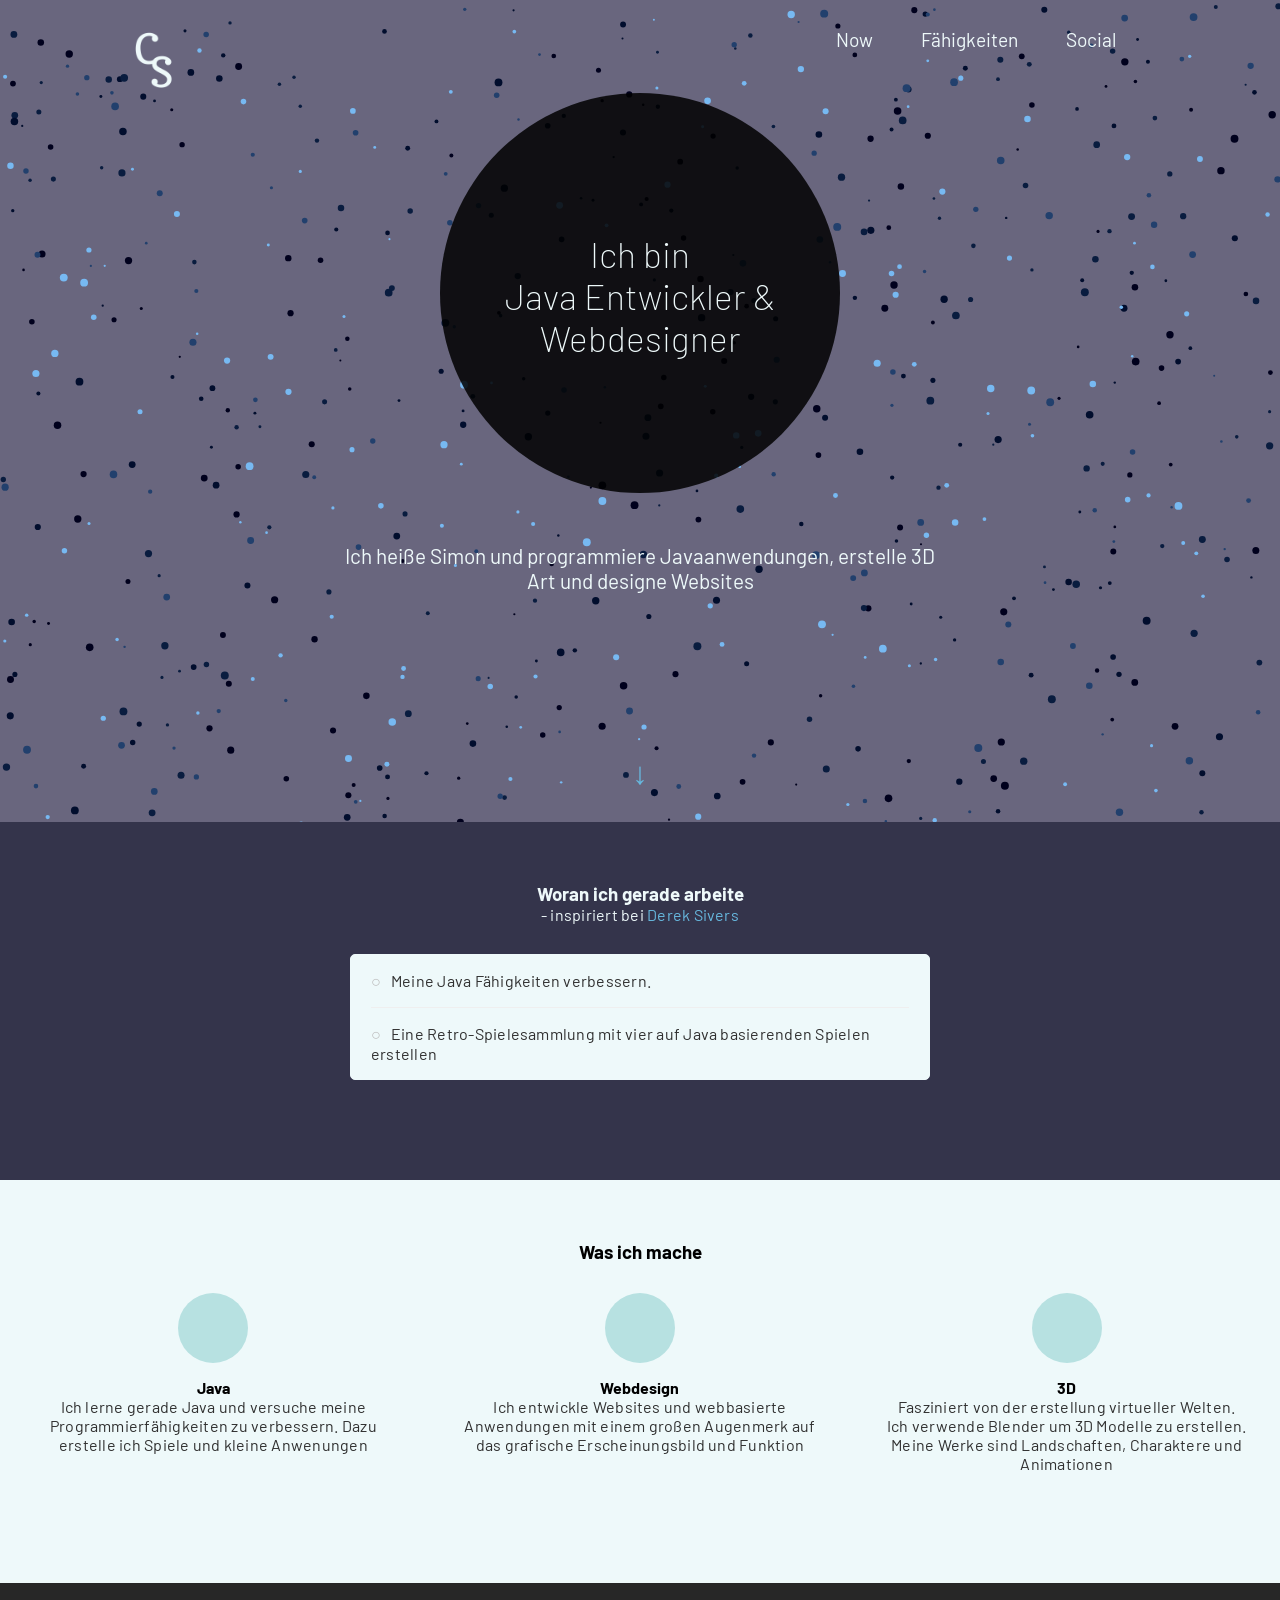
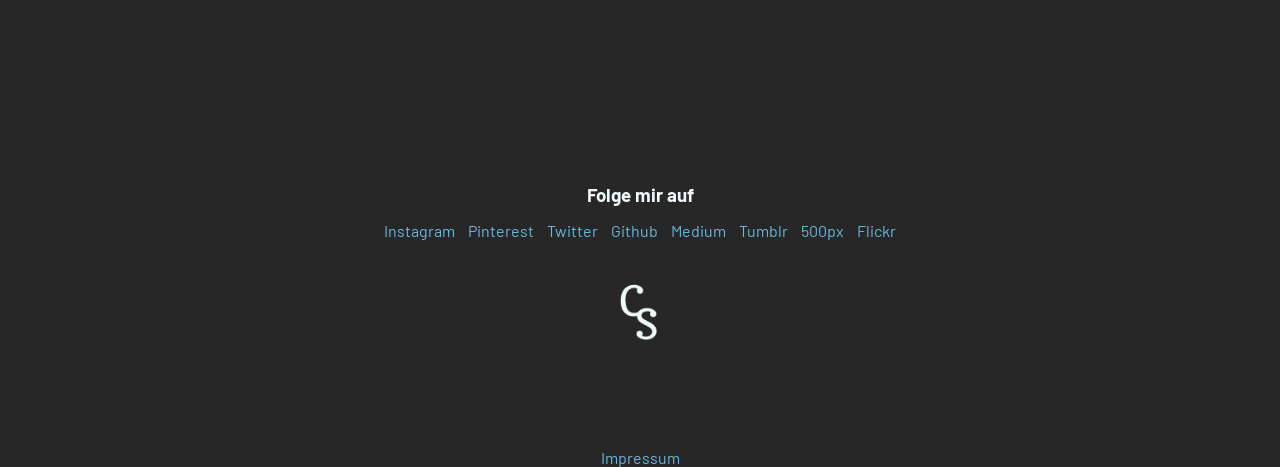
<file: index.html>
<!DOCTYPE html>
<html lang="de-at">
<head>
  <title>Codingsimon</title>
  <meta name="keywords" content="Programmieren, Java, Webentwicklung, Coding, Codingsimon">
  <meta name="description" content="Eine Webseite über Programmieren">
  <meta name="viewport" content="width=device-width, initial-scale=1.0">
  <meta charset="utf-8">
  <meta name="author" content="Coding Simon">
  <meta name="robots" content="index, follow">
  <meta name="revisit-after" content="2 month">
  <link rel="stylesheet" type="text/css" href="style.css">
</head>



<body>
  <header id="showroom">
    <canvas>
      </canvas>
    <div class="container">
      <nav>
        <img src="img/logo.png" alt="Logo" class="logo">
        <a class="hide-desktop ham" id="menuicon" href="#">&#9776;</a>
        <div class="menu hide-mobil show-desktop" id="list">
          <ul>
            <li id="exit" ><a class="exit-btn" href="#">&#10005;</a></li>
            <li><a href="#now">Now</a></li>
            <li><a href="#skill">Fähigkeiten</a></li>
            <li><a href="#social">Social</a></li>
          </ul>
        </div>
      </nav>

    <script type="text/javascript">
      var menu = document.getElementById('menuicon');
      var nav = document.getElementById('list');
      var exit = document.getElementById('exit');

      menu.addEventListener('click', function(e){
        nav.classList.toggle('hide-mobil');
        e.preventDefault();
      });

      exit.addEventListener('click', function(e){
        nav.classList.add('hide-mobil');
        e.preventDefault();
      });
    </script>


    <div class="circle">
      <div class="circle-content">
        <h1>Ich bin </br>Java Entwickler & Webdesigner</h1>
      </div>
    </div>

    <h2>Ich heiße Simon und programmiere Javaanwendungen, erstelle 3D Art und designe Websites</h2>
    <p id="downarrowcenter"><a id="downarrow" href="#ueber">&#8595;</a></p>
  </div>
</header>




<a name="now"></a>
<div class="purple-container">
  <div class="container">
    <div class="headingbox">
      <h3>Woran ich gerade arbeite</h3>
      <p id="nowsubtitle">- inspiriert bei <a href="https://nownownow.com/about">Derek Sivers</a></p>
    </div>
    <div class="notepad">
      <p><span class="listicon">&#9675;</span>Meine Java Fähigkeiten verbessern.</p>
      <hr>
      <p><span class="listicon">&#9675;</span>Eine Retro-Spielesammlung mit vier auf Java basierenden Spielen erstellen</p>
    </div>
  </div>
</div>

<a name="skill"></a>
<div class="white-container">
  <h3>Was ich mache</h3>
  <div class="skillbox">
    <div class="container">
      <div class="task-icon"></div>
      <h4>Java</h4>
      <p>Ich lerne gerade Java und versuche meine Programmierfähigkeiten zu verbessern. Dazu erstelle ich Spiele und kleine Anwenungen</p>
    </div>
    <div class="container">
      <div class="task-icon"></div>
      <h4>Webdesign</h4>
      <p>Ich entwickle Websites und webbasierte Anwendungen mit einem großen Augenmerk auf das grafische Erscheinungsbild und Funktion</p>
    </div>
    <div class="container">
      <a href="https://www.artstation.com/weaseleffectsblog"><div class="task-icon"></div></a>
      <h4>3D</h4>
      <p>Fasziniert von der erstellung virtueller Welten. Ich verwende Blender um 3D Modelle zu erstellen. Meine Werke sind Landschaften, Charaktere und Animationen</p>
    </div>
  </div>
</div>

<a name="social"></a>
<footer>
  <div class="container">
    <a name="contact"></a>
    <h3>Folge mir auf</h3>
    <ul>
      <li><a href="https://www.instagram.com/codingsimon/">Instagram</a></li>
      <li><a href="https://www.pinterest.at/Codingsimon/">Pinterest</a></li>
      <li><a href="https://twitter.com/coding_simon">Twitter</a></li>
      <li><a href="https://github.com/Codingsimon">Github</a></li>
      <li><a href="https://medium.com/@codingsimon">Medium</a></li>
      <li><a href="https://codingsimon.tumblr.com/">Tumblr</a></li>
      <li><a href="https://500px.com/simonspictureroom">500px</a></li>
      <li><a href="https://www.flickr.com/people/155344970@N03/">Flickr</a></li>
    </ul>

    <img src="img/logo.png"></img>
    <div>
      <a id="impressum" href="#">Impressum</a>
    </div>
  </div>
</footer>
<script src="script.js"></script>
</body>
</html>
</file>
<file: style.css>
@import url('https://fonts.googleapis.com/css?family=Barlow:200,400,700&display=swap');


body {
  margin: 0;
  padding: 0;
  font-family: 'Barlow', sans-serif;
  background-color: #eef9fa;
}

canvas{
  position: absolute;
  z-index: -4;
}

h1{
  color: #eef9fa;
  font-family: 'Barlow', sans-serif;
  font-weight: 200;
  text-align: center;
  font-size: 1.5em;
  margin-top: 35px;
}

h2 {
  font-weight: 400;
  font-size: 1em;
  color: #eef9fa;
  margin: 0;
}

h3 {
  margin: 0;
}

h4{
  margin-bottom: 0px;
  margin-top: 15px;
}

p {
    font-weight: 400;
    font-size: 1em;
    letter-spacing: 0.015em;
    font-weight: 400;
    color: #303030;
}

a{
  color: #67b8de;
  text-decoration: none;
}

ul{
  list-style-type:none;
  margin: 0;
  padding: 0;
}

.container{
  text-align: center;
  padding: 0px 15px 0px 15px;
}

header{
  background-repeat: no-repeat;
  background-size: 300% auto;
}

header h2 {
  margin-top: 50px;
  margin-bottom: 30px;
}

.logo{
  width: 80px;
  margin-left: -25px;
  margin-top: 5px;
}

.ham{
  font-size: 2em;
  color: #eef9fa;
  margin-top: 5px;
}

nav{
  display: flex;
  justify-content: space-between;
}

.hide-mobil{
  display: none;
}

.exit-btn{
  font-size: 2em;
}

.menu{
  background-color: #272727;
  position: fixed;
  width: 60%;
  top: 0;
  right: 0;
  text-align: left;
  height: 100%;
}

.menu ul li a{
  font-size: 1.2em;
  padding-left: 24px;
  padding-top: 12px;
  padding-bottom: 12px;
  background-color: #383838;
  width: 100%;
  display: inline-block;
}

.menu ul li a:hover{
  background-color: #696969;
}

.circle{
  background-color: #000000d9;
  width: 250px;
  height: 250px;
  border-radius: 50%;
  margin: 0 auto 0 auto;
  right: 0;
  left: 0;
}

.circle-content{
    padding-top: 18%;
}

.purple-container{
  background-color: #34344b;
  padding-bottom: 50px;
  padding-top: 60px;
}

.headingbox{
  color: #eef9fa;
  margin-bottom: 30px;
}

.headingbox p{
  color: #eef9fa;
  margin: 0;
}

#downarrowcenter{
  margin: 0;
  padding-bottom: 30px;
}

hr{
  height: 1px;
  border: 0;
  background-color: #efefef; /* Modern Browsers */
}

.listicon{
  padding-right: 10px;
  color: #bdbdbd;
}

.notepad{
  border-width: 1px;
  border-style: solid;
  border-color: #eef9fa;
  background-color: #eef9fa;
  border-radius: 5px;
  margin-bottom: 50px;
  text-align: left;
  padding-left: 20px;
  padding-right: 20px;
  color: #303030;
}

.task-icon{
  background-color: #b7e1e1;
  width: 70px;
  height: 70px;
  border-radius: 50%;
  margin: 0 auto;
}

.white-container{
  text-align: center;
  padding-bottom: 50px;
  padding-top: 60px;
}

.white-container h3{
  margin-bottom: 30px;
}

.white-container p{
  margin-top: 0px;
  margin-bottom: 60px;
}

footer{
  background-color: #272727;
  padding-top: 50px;
}

footer h3{
  color: #eef9fa;
  margin-bottom: 15px;
}

footer img{
  width: 80px;
  margin-top: 40px;
  margin-bottom: 50px;
}


@media only screen and (min-width: 360px) {
  .white-container .container{
    width: 360px;
    margin-left: auto;
    margin-right: auto;
  }
}

@media only screen and (min-width: 610px) {
  h2{
    width: 610px;
    margin: 0 auto;
    font-size: 1.3em;
  }

  .notepad{
    width: 538px;
    margin-left: auto;
    margin-right: auto;
  }

  footer li{
    display: inline;
    padding: 0 5px;
  }
}

@media only screen and (min-width: 1150px) {
  .circle{
    width: 400px;
    height: 400px;
  }

  h1{
    font-size: 2.2em;
    margin-top: 68px;
  }

  header h2{
    margin-bottom: 160px;
    font-size: 1.3em;
  }

  header a{
    font-size: 31px;
  }

  .white-container .skillbox{
    display: flex;
    margin: 0 auto;
    max-width: 1336px;
  }

  footer{
    padding-top: 200px;
  }

  footer img{
    margin-bottom: 100px;
  }

  .show-desktop{
    display: block;
  }

  .hide-desktop{
    display: none;
  }

  .menu{
    background-color: transparent;
    text-align: left;
    position: inherit;
    width: auto;
  }

  nav ul li{
    float: left;
  }

.menu ul li a {
    padding-right: 24px;
    background-color: transparent;
    width: auto;
    padding-top: 5px;
    color: #eef9fa;
  }

.menu ul li a:hover {
  color: #67b8de;
  background-color: transparent;
}

  nav{
    padding-top: 23px;
  }

  header .container {
    margin: 0 auto;
    margin: 0px 125px;
  }

  #exit{
    display: none;
  }

}
</file>
